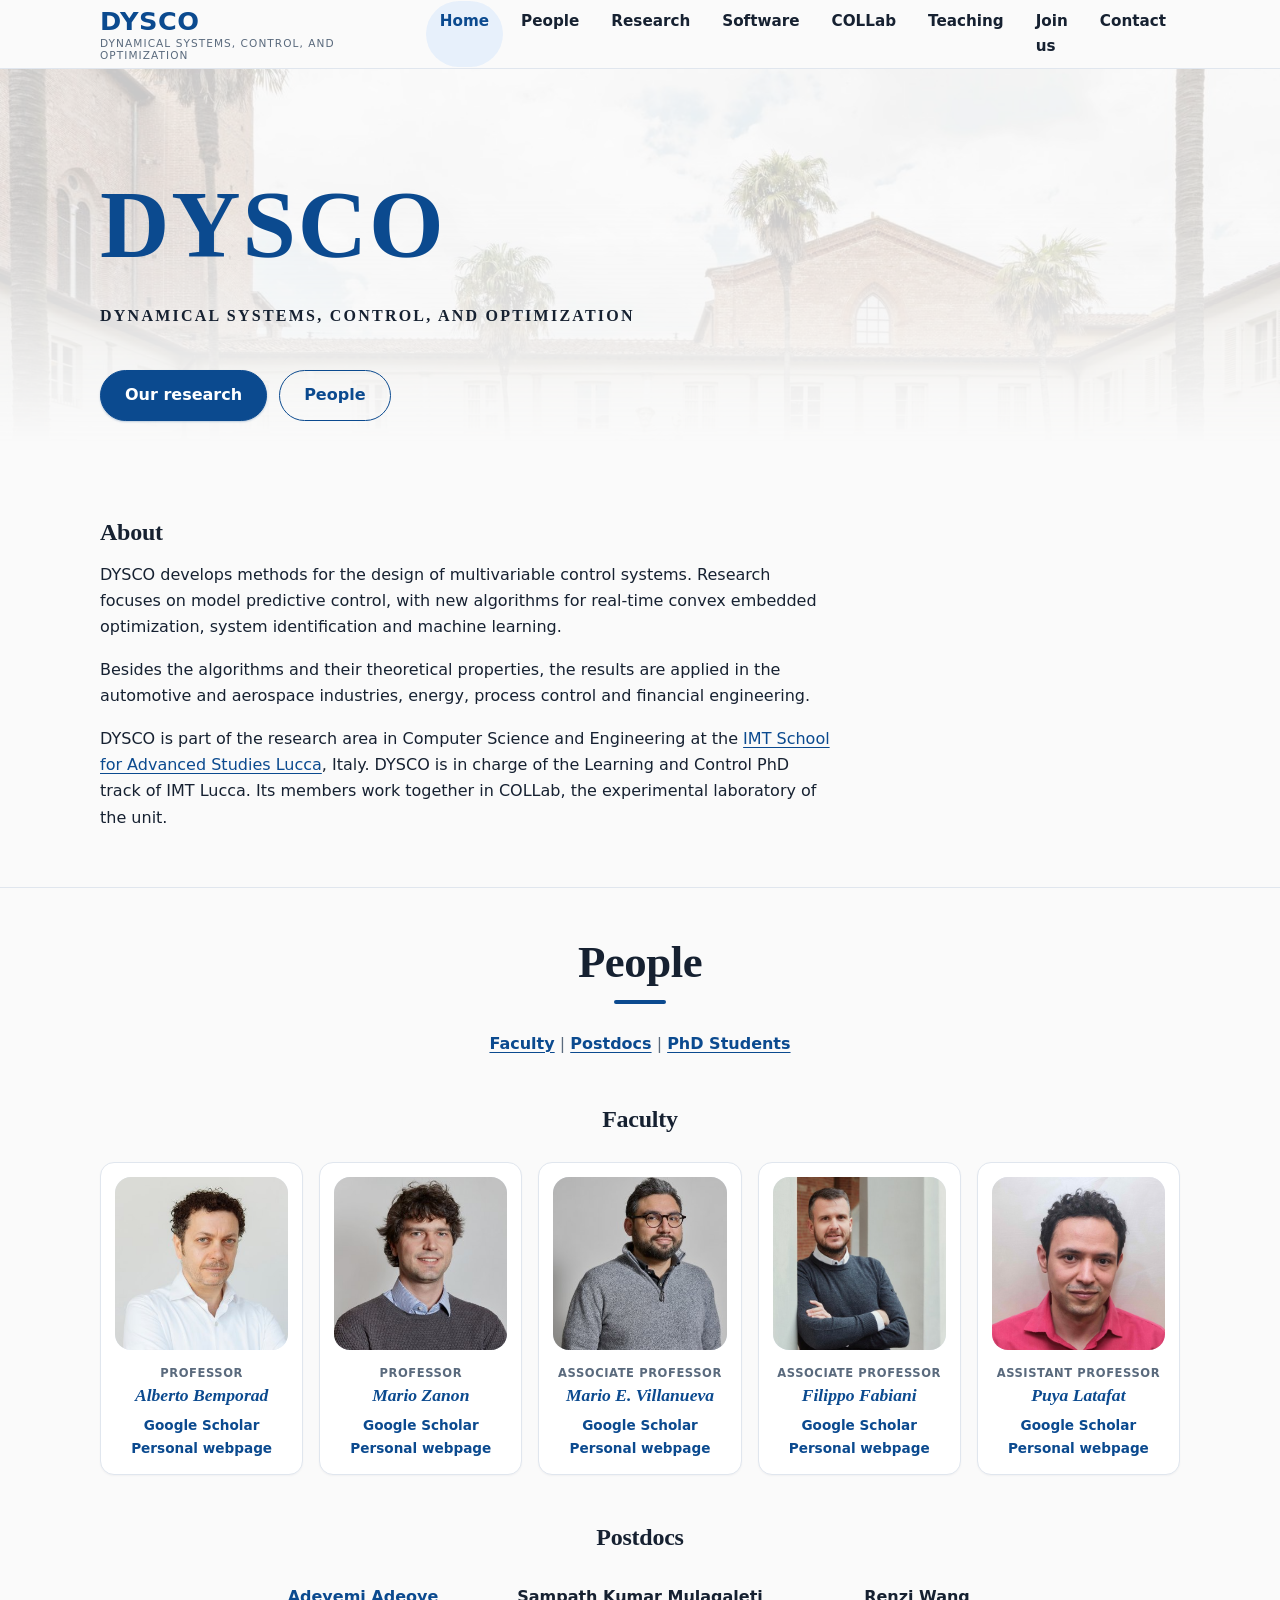
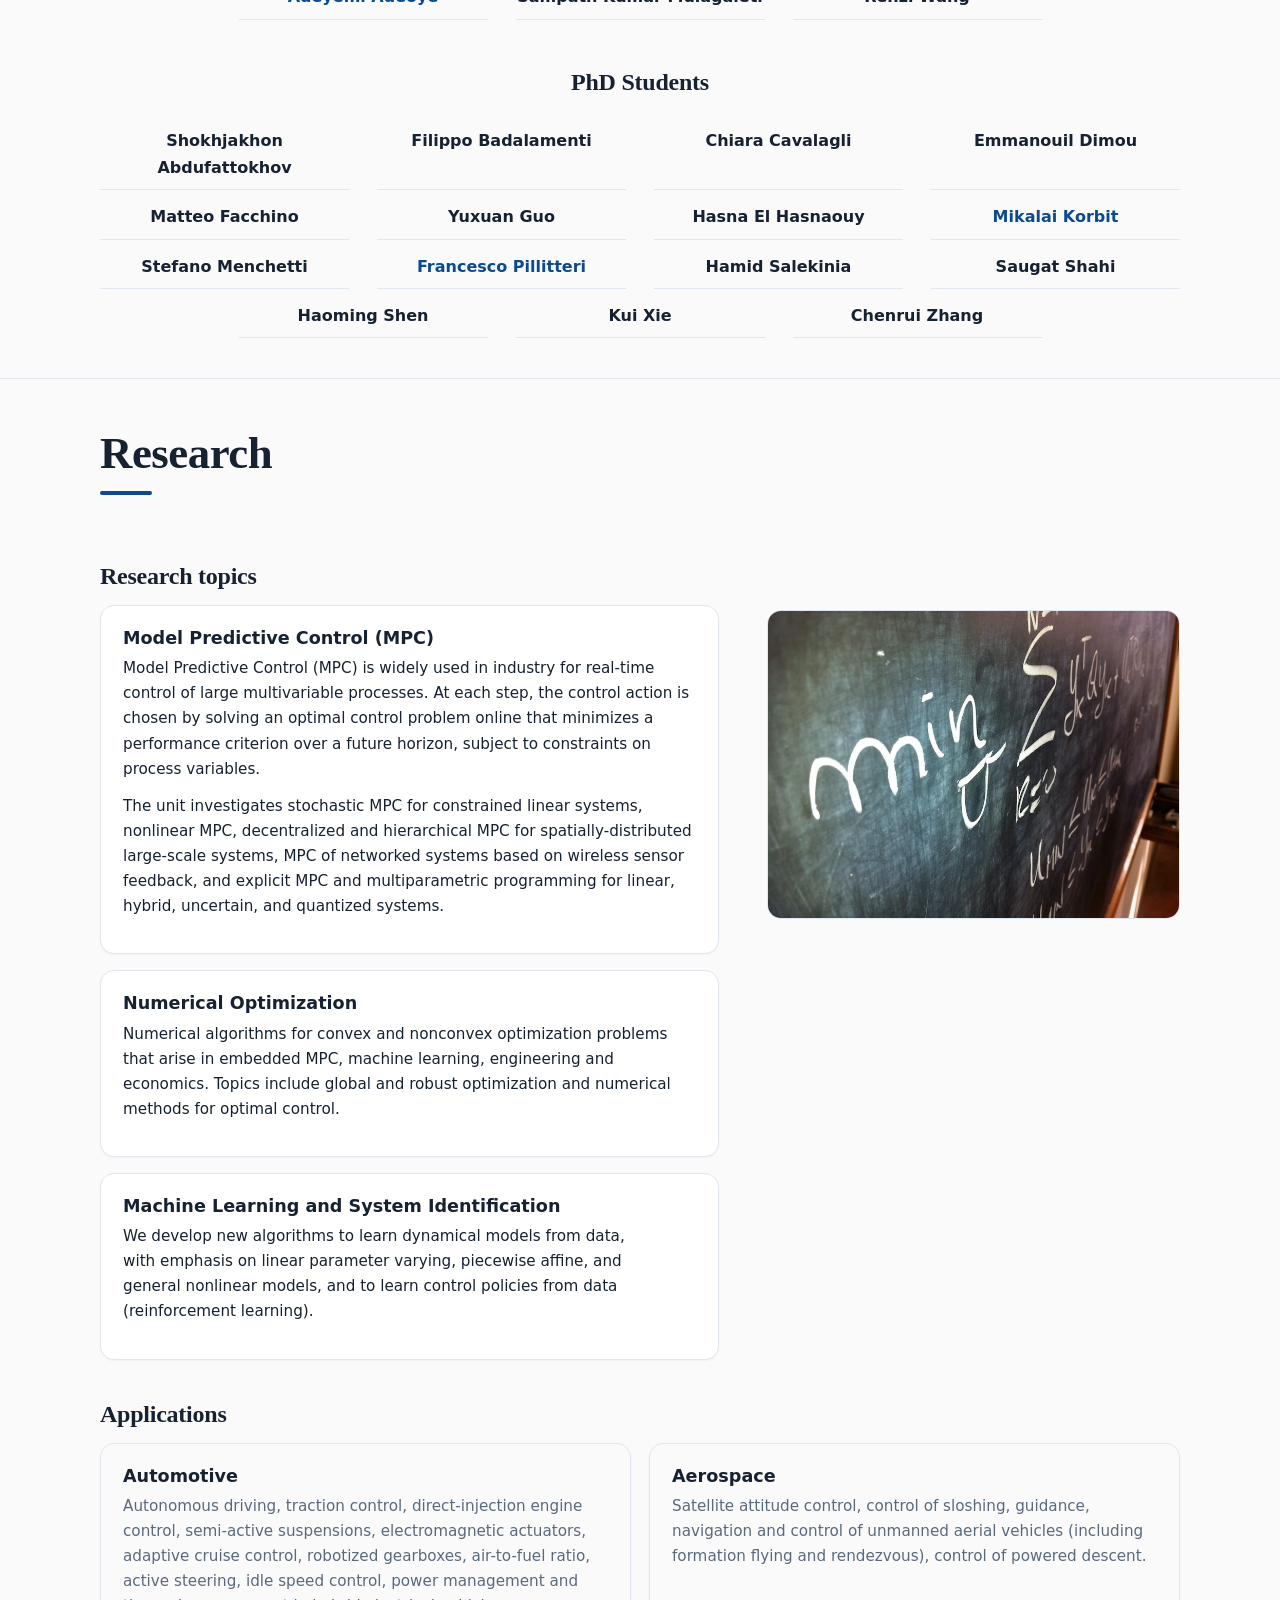
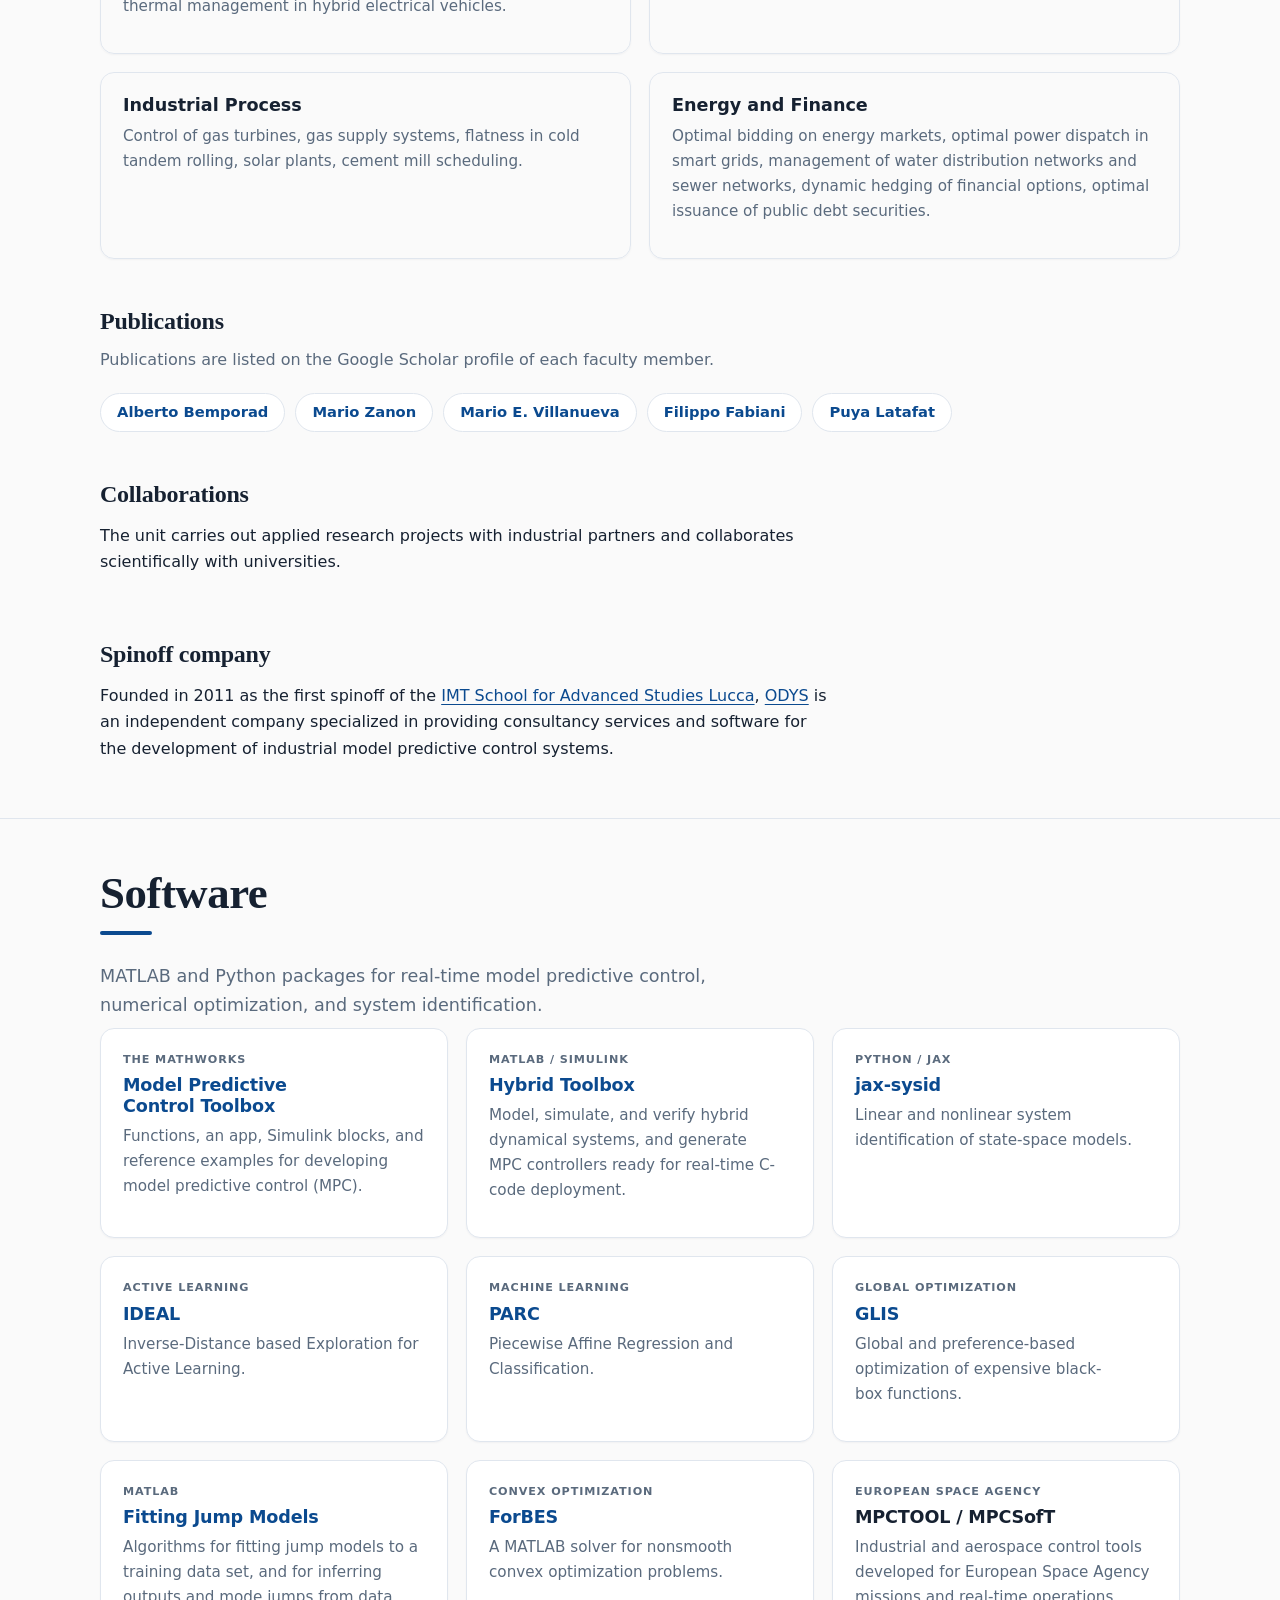
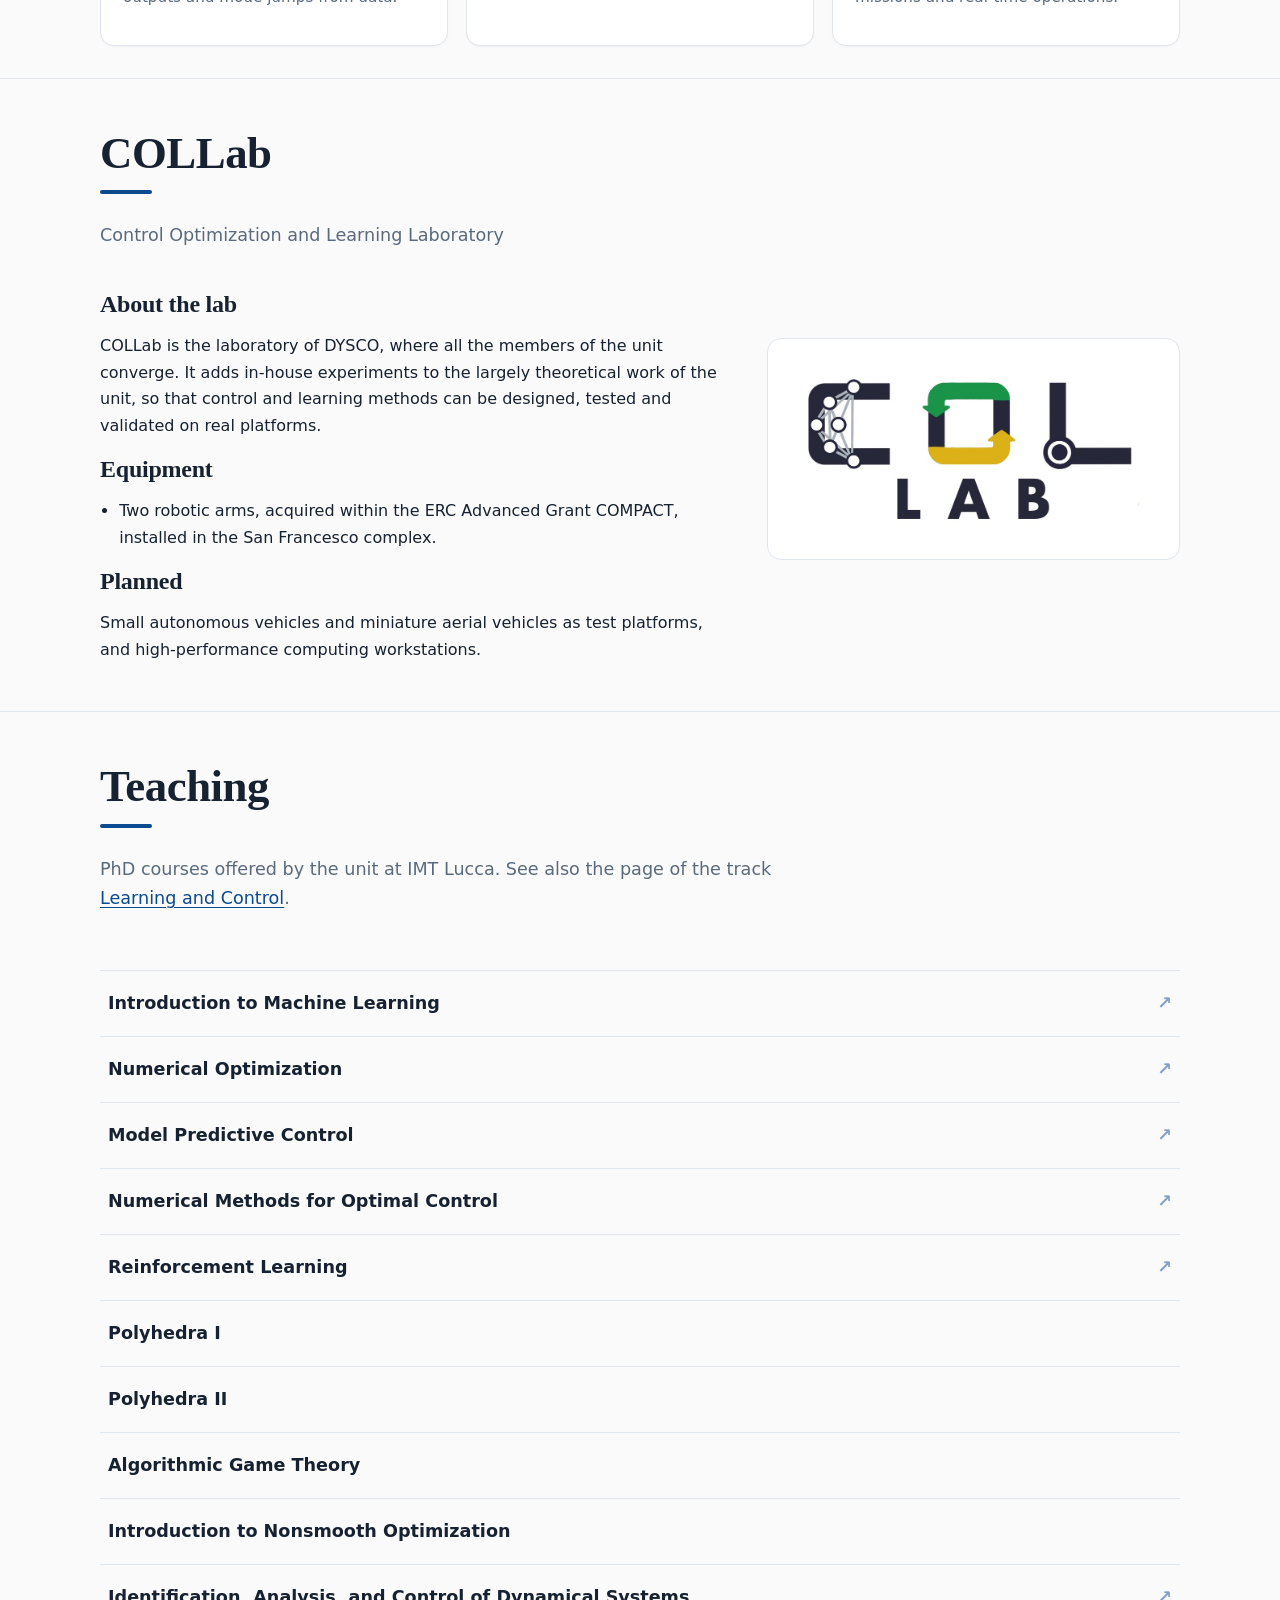
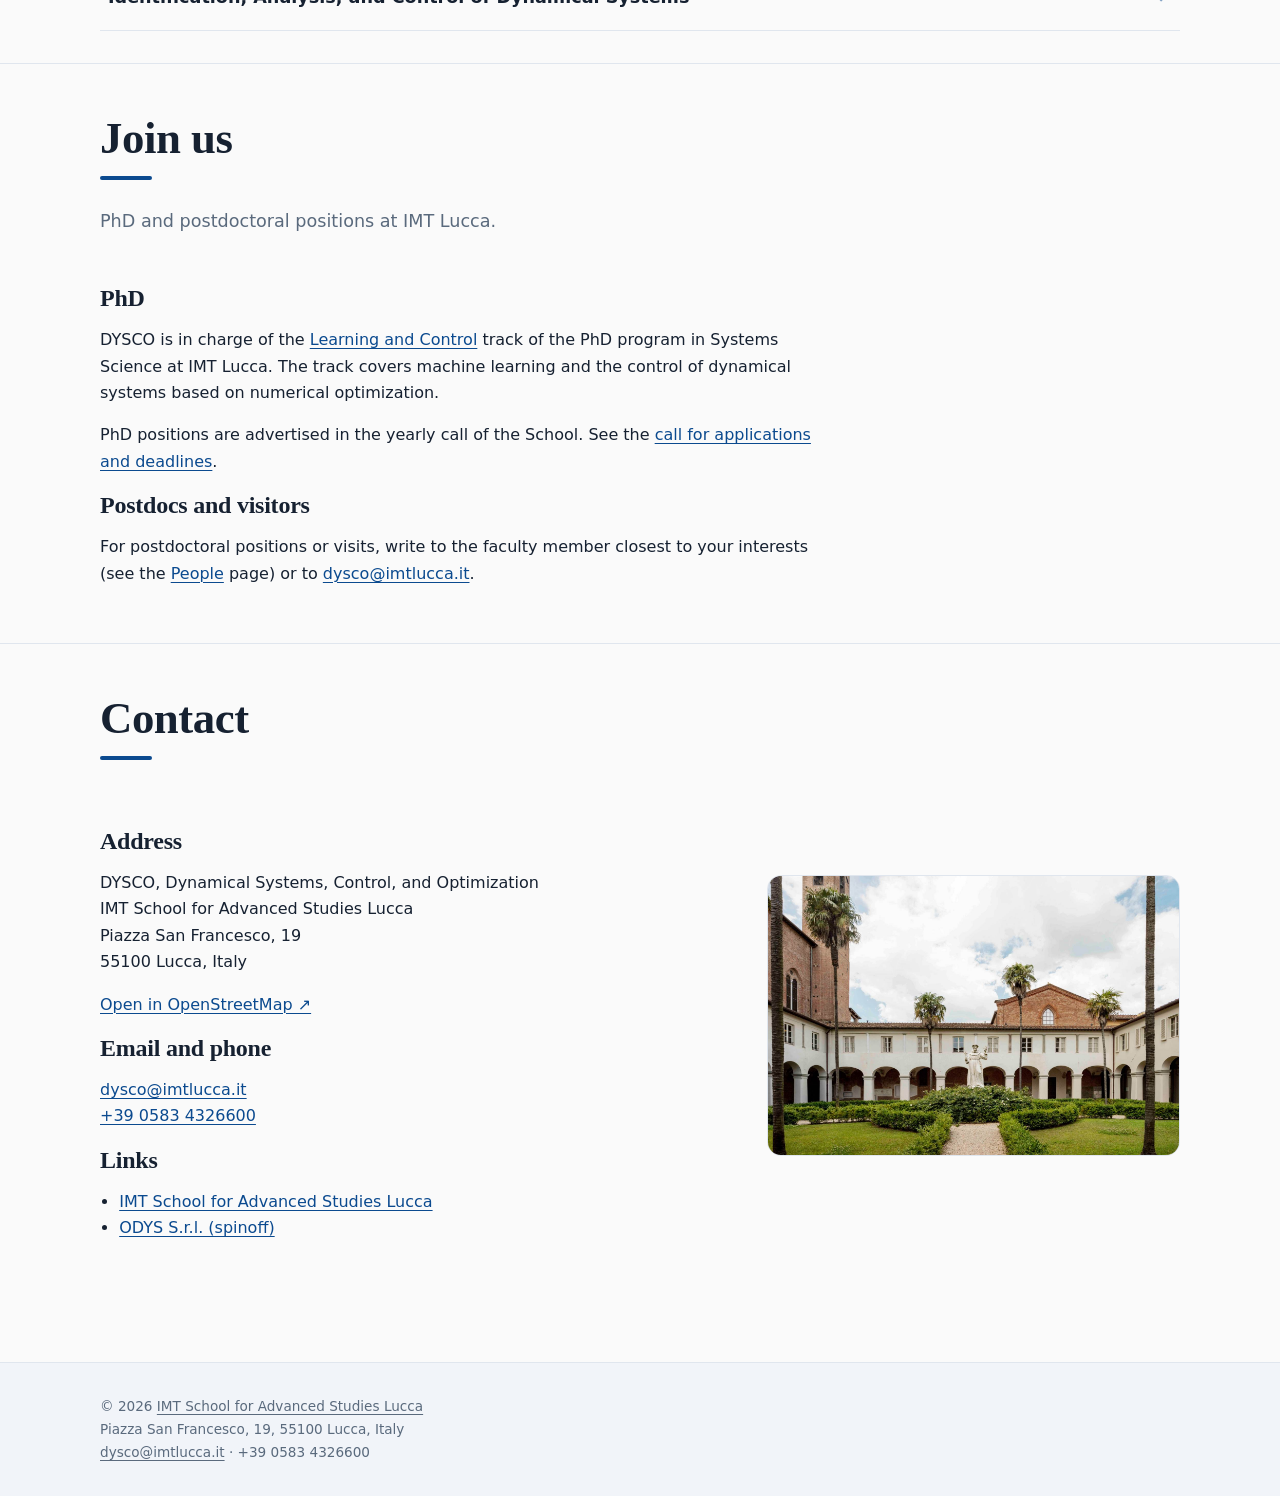
<file: index.html>
<!doctype html>
<html lang="en">
<head>
  <meta charset="utf-8">
  <meta name="viewport" content="width=device-width, initial-scale=1">
  <title>DYSCO | Control, optimization and learning research group at IMT Lucca</title>
  <meta name="description" content="DYSCO is the research unit in Dynamical Systems, Control, and Optimization at the IMT School for Advanced Studies Lucca, Italy. It works on model predictive control, embedded numerical optimization, system identification and machine learning.">
  <meta name="color-scheme" content="light dark">
  <link rel="canonical" href="https://dysco.imtlucca.it/">
  <meta property="og:title" content="DYSCO | Control, optimization and learning research group at IMT Lucca">
  <meta property="og:description" content="DYSCO is the research unit in Dynamical Systems, Control, and Optimization at the IMT School for Advanced Studies Lucca, Italy. It works on model predictive control, embedded numerical optimization, system identification and machine learning.">
  <meta property="og:type" content="website">
  <meta property="og:url" content="https://dysco.imtlucca.it/">
  <meta property="og:image" content="https://dysco.imtlucca.it/content/images/san-francesco-from-guinigi.jpg">
  <meta name="twitter:card" content="summary_large_image">
  <script type="application/ld+json">{"@context": "https://schema.org", "@type": "ResearchOrganization", "name": "DYSCO", "alternateName": "Dynamical Systems, Control, and Optimization", "url": "https://dysco.imtlucca.it/", "email": "dysco@imtlucca.it", "description": "DYSCO is the research unit in Dynamical Systems, Control, and Optimization at the IMT School for Advanced Studies Lucca, Italy. It works on model predictive control, embedded numerical optimization, system identification and machine learning.", "parentOrganization": {"@type": "CollegeOrUniversity", "name": "IMT School for Advanced Studies Lucca", "url": "https://www.imtlucca.it"}, "address": {"@type": "PostalAddress", "streetAddress": "Piazza San Francesco, 19", "addressLocality": "Lucca", "postalCode": "55100", "addressCountry": "IT"}}</script>
  <link rel="icon" type="image/svg+xml" href="assets/favicon.svg">
  <script>document.documentElement.className = "js";</script>
  <link rel="stylesheet" href="assets/style.css?v=c965b8de">
</head>
<body>
<div class="progress" aria-hidden="true"></div>
<!-- GENERATED by build.py from content/ and templates/. Do not edit this file by hand. -->
<header class="site-header">
  <div class="wrap bar">
    <a class="brand" href="#home"><strong>DYSCO</strong><span>Dynamical Systems, Control, and Optimization</span></a>
    <input type="checkbox" id="menu-toggle" class="menu-toggle" aria-label="Toggle menu">
    <label for="menu-toggle" class="burger" aria-hidden="true"><i></i><i></i><i></i></label>
    <nav class="nav"><a href="#home">Home</a><a href="#people">People</a><a href="#research">Research</a><a href="#software">Software</a><a href="#collab">COLLab</a><a href="#teaching">Teaching</a><a href="#join">Join us</a><a href="#contact">Contact</a></nav>
  </div>
</header>
<main>
<section class="page-section" id="home">
<section class="hero">
  <img class="hero-bg" src="content/images/imt-cloister.jpg" alt="" aria-hidden="true">
  <div class="wrap">
    <h1><span class="wordmark">DYSCO</span><span class="slogan">Dynamical Systems, Control, and Optimization</span></h1>
    
    <p class="hero-links"><a class="btn" href="#research">Our research</a>
      <a class="btn btn-ghost" href="#people">People</a></p>
  </div>
</section>
<div class="wrap">
  <section class="section"><div class="prose"><h2>About</h2>
<p>DYSCO develops methods for the design of multivariable control systems. Research focuses on model predictive control, with new algorithms for real-time convex embedded optimization, system identification and machine learning.</p>
<p>Besides the algorithms and their theoretical properties, the results are applied in the automotive and aerospace industries, energy, process control and financial engineering.</p>
<p>DYSCO is part of the research area in Computer Science and Engineering at the <a href="https://www.imtlucca.it" target="_blank" rel="noopener noreferrer">IMT School for Advanced Studies Lucca</a>, Italy. DYSCO is in charge of the Learning and Control PhD track of IMT Lucca. Its members work together in COLLab, the experimental laboratory of the unit.</p></div></section>
</div></section>
<section class="page-section" id="people"><div class="wrap"><header class="page-head center"><h2>People</h2><p class="jump"><a href="#faculty">Faculty</a> | <a href="#postdocs">Postdocs</a> | <a href="#phd-students">PhD Students</a></p></header><section class="section" id="faculty"><h3 class="sub center">Faculty</h3><div class="grid people"><article class="person"><div class="photo"><img src="content/people/photos/alberto-bemporad.jpg" alt="Alberto Bemporad" loading="lazy"></div><p class="role">Professor</p><h4><a href="http://cse.lab.imtlucca.it/~bemporad" target="_blank" rel="noopener noreferrer">Alberto Bemporad</a></h4><p class="pills"><a href="https://scholar.google.com/citations?user=XC3nc68AAAAJ" target="_blank" rel="noopener noreferrer" aria-label="Google Scholar of Alberto Bemporad">Google Scholar</a><a href="http://cse.lab.imtlucca.it/~bemporad" target="_blank" rel="noopener noreferrer" aria-label="Personal webpage of Alberto Bemporad">Personal webpage</a></p></article><article class="person"><div class="photo"><img src="content/people/photos/mario-zanon.jpg" alt="Mario Zanon" loading="lazy"></div><p class="role">Professor</p><h4><a href="https://mariozanon.wordpress.com/" target="_blank" rel="noopener noreferrer">Mario Zanon</a></h4><p class="pills"><a href="https://scholar.google.com/citations?user=3w6W6l0AAAAJ" target="_blank" rel="noopener noreferrer" aria-label="Google Scholar of Mario Zanon">Google Scholar</a><a href="https://mariozanon.wordpress.com/" target="_blank" rel="noopener noreferrer" aria-label="Personal webpage of Mario Zanon">Personal webpage</a></p></article><article class="person"><div class="photo"><img src="content/people/photos/mario-eduardo-villanueva.jpg" alt="Mario E. Villanueva" loading="lazy"></div><p class="role">Associate Professor</p><h4><a href="https://www.imtlucca.it/marioeduardo.villanueva" target="_blank" rel="noopener noreferrer">Mario E. Villanueva</a></h4><p class="pills"><a href="https://scholar.google.com/citations?user=Avxhwo4AAAAJ" target="_blank" rel="noopener noreferrer" aria-label="Google Scholar of Mario E. Villanueva">Google Scholar</a><a href="https://www.imtlucca.it/marioeduardo.villanueva" target="_blank" rel="noopener noreferrer" aria-label="Personal webpage of Mario E. Villanueva">Personal webpage</a></p></article><article class="person"><div class="photo"><img src="content/people/photos/filippo-fabiani.jpg" alt="Filippo Fabiani" loading="lazy"></div><p class="role">Associate Professor</p><h4><a href="https://ffabiani.github.io/" target="_blank" rel="noopener noreferrer">Filippo Fabiani</a></h4><p class="pills"><a href="https://scholar.google.com/citations?user=eXdKzcUAAAAJ" target="_blank" rel="noopener noreferrer" aria-label="Google Scholar of Filippo Fabiani">Google Scholar</a><a href="https://ffabiani.github.io/" target="_blank" rel="noopener noreferrer" aria-label="Personal webpage of Filippo Fabiani">Personal webpage</a></p></article><article class="person"><div class="photo"><img src="content/people/photos/puya-latafat.jpg" alt="Puya Latafat" loading="lazy"></div><p class="role">Assistant Professor</p><h4><a href="https://pylat.github.io/" target="_blank" rel="noopener noreferrer">Puya Latafat</a></h4><p class="pills"><a href="https://scholar.google.com/citations?user=TaTK05QAAAAJ" target="_blank" rel="noopener noreferrer" aria-label="Google Scholar of Puya Latafat">Google Scholar</a><a href="https://pylat.github.io/" target="_blank" rel="noopener noreferrer" aria-label="Personal webpage of Puya Latafat">Personal webpage</a></p></article></div></section><section class="section" id="postdocs"><h3 class="sub center">Postdocs</h3><ul class="name-list"><li><a href="https://adeyemiadeoye.github.io/" target="_blank" rel="noopener noreferrer">Adeyemi Adeoye</a></li><li>Sampath Kumar Mulagaleti</li><li>Renzi Wang</li></ul></section><section class="section" id="phd-students"><h3 class="sub center">PhD Students</h3><ul class="name-list"><li>Shokhjakhon Abdufattokhov</li><li>Filippo Badalamenti</li><li>Chiara Cavalagli</li><li>Emmanouil Dimou</li><li>Matteo Facchino</li><li>Yuxuan Guo</li><li>Hasna El Hasnaouy</li><li><a href="https://korbit.is/" target="_blank" rel="noopener noreferrer">Mikalai Korbit</a></li><li>Stefano Menchetti</li><li><a href="https://francescopillitteri.github.io/" target="_blank" rel="noopener noreferrer">Francesco Pillitteri</a></li><li>Hamid Salekinia</li><li>Saugat Shahi</li><li>Haoming Shen</li><li>Kui Xie</li><li>Chenrui Zhang</li></ul></section></div></section>
<section class="page-section" id="research"><div class="wrap">
<header class="page-head"><h2>Research</h2></header>
<div class="split"><section><h3 class="sub">Research topics</h3><div class="stack"><article class="card"><h4>Model Predictive Control (MPC)</h4><div class="prose"><p>Model Predictive Control (MPC) is widely used in industry for real-time control of large multivariable processes. At each step, the control action is chosen by solving an optimal control problem online that minimizes a performance criterion over a future horizon, subject to constraints on process variables.</p>
<p>The unit investigates stochastic MPC for constrained linear systems, nonlinear MPC, decentralized and hierarchical MPC for spatially-distributed large-scale systems, MPC of networked systems based on wireless sensor feedback, and explicit MPC and multiparametric programming for linear, hybrid, uncertain, and quantized systems.</p></div></article><article class="card"><h4>Numerical Optimization</h4><div class="prose"><p>Numerical algorithms for convex and nonconvex optimization problems that arise in embedded MPC, machine learning, engineering and economics. Topics include global and robust optimization and numerical methods for optimal control.</p></div></article><article class="card"><h4>Machine Learning and System Identification</h4><div class="prose"><p>We develop new algorithms to learn dynamical models from data, with emphasis on linear parameter varying, piecewise affine, and general nonlinear models, and to learn control policies from data (reinforcement learning).</p></div></article></div></section>
<figure class="figure side"><img src="content/images/mpc-blackboard.jpg" alt="An MPC optimization problem written in chalk on a blackboard" loading="lazy"></figure></div>
<section class="section"><h3 class="sub">Applications</h3>
<div class="grid g2"><article class="card soft"><h4>Automotive</h4><p>Autonomous driving, traction control, direct-injection engine control, semi-active suspensions, electromagnetic actuators, adaptive cruise control, robotized gearboxes, air-to-fuel ratio, active steering, idle speed control, power management and thermal management in hybrid electrical vehicles.</p></article><article class="card soft"><h4>Aerospace</h4><p>Satellite attitude control, control of sloshing, guidance, navigation and control of unmanned aerial vehicles (including formation flying and rendezvous), control of powered descent.</p></article><article class="card soft"><h4>Industrial Process</h4><p>Control of gas turbines, gas supply systems, flatness in cold tandem rolling, solar plants, cement mill scheduling.</p></article><article class="card soft"><h4>Energy and Finance</h4><p>Optimal bidding on energy markets, optimal power dispatch in smart grids, management of water distribution networks and sewer networks, dynamic hedging of financial options, optimal issuance of public debt securities.</p></article></div></section>
<section class="section"><h3 class="sub">Publications</h3><p class="lead">Publications are listed on the Google Scholar profile of each faculty member.</p><ul class="chips"><li><a href="https://scholar.google.com/citations?user=XC3nc68AAAAJ" target="_blank" rel="noopener noreferrer">Alberto Bemporad</a></li><li><a href="https://scholar.google.com/citations?user=3w6W6l0AAAAJ" target="_blank" rel="noopener noreferrer">Mario Zanon</a></li><li><a href="https://scholar.google.com/citations?user=Avxhwo4AAAAJ" target="_blank" rel="noopener noreferrer">Mario E. Villanueva</a></li><li><a href="https://scholar.google.com/citations?user=eXdKzcUAAAAJ" target="_blank" rel="noopener noreferrer">Filippo Fabiani</a></li><li><a href="https://scholar.google.com/citations?user=TaTK05QAAAAJ" target="_blank" rel="noopener noreferrer">Puya Latafat</a></li></ul></section>
<section class="section"><h3 class="sub">Collaborations</h3><div class="prose"><p>The unit carries out applied research projects with industrial partners and collaborates scientifically with universities.</p></div></section>
<section class="section"><h3 class="sub">Spinoff company</h3><div class="prose"><p>Founded in 2011 as the first spinoff of the <a href="https://www.imtlucca.it" target="_blank" rel="noopener noreferrer">IMT School for Advanced Studies Lucca</a>, <a href="https://www.odys.it" target="_blank" rel="noopener noreferrer">ODYS</a> is an independent company specialized in providing consultancy services and software for the development of industrial model predictive control systems.</p></div></section>
</div></section>
<section class="page-section" id="software"><div class="wrap"><header class="page-head"><h2>Software</h2><p>MATLAB and Python packages for real-time model predictive control, numerical optimization, and system identification.</p></header><div class="grid g3"><a class="card link-card" href="http://www.mathworks.com/products/mpc/" target="_blank" rel="noopener noreferrer"><p class="tag">The MathWorks</p><h3>Model Predictive Control Toolbox</h3><p>Functions, an app, Simulink blocks, and reference examples for developing model predictive control (MPC).</p><span class="arrow" aria-hidden="true">↗</span></a><a class="card link-card" href="http://cse.lab.imtlucca.it/~bemporad/hybrid/toolbox" target="_blank" rel="noopener noreferrer"><p class="tag">MATLAB / Simulink</p><h3>Hybrid Toolbox</h3><p>Model, simulate, and verify hybrid dynamical systems, and generate MPC controllers ready for real-time C-code deployment.</p><span class="arrow" aria-hidden="true">↗</span></a><a class="card link-card" href="https://github.com/bemporad/jax-sysid" target="_blank" rel="noopener noreferrer"><p class="tag">Python / JAX</p><h3>jax-sysid</h3><p>Linear and nonlinear system identification of state-space models.</p><span class="arrow" aria-hidden="true">↗</span></a><a class="card link-card" href="http://cse.lab.imtlucca.it/~bemporad/ideal" target="_blank" rel="noopener noreferrer"><p class="tag">Active Learning</p><h3>IDEAL</h3><p>Inverse-Distance based Exploration for Active Learning.</p><span class="arrow" aria-hidden="true">↗</span></a><a class="card link-card" href="http://cse.lab.imtlucca.it/~bemporad/parc" target="_blank" rel="noopener noreferrer"><p class="tag">Machine Learning</p><h3>PARC</h3><p>Piecewise Affine Regression and Classification.</p><span class="arrow" aria-hidden="true">↗</span></a><a class="card link-card" href="http://cse.lab.imtlucca.it/~bemporad/glis" target="_blank" rel="noopener noreferrer"><p class="tag">Global Optimization</p><h3>GLIS</h3><p>Global and preference-based optimization of expensive black-box functions.</p><span class="arrow" aria-hidden="true">↗</span></a><a class="card link-card" href="http://cse.lab.imtlucca.it/~bemporad/jump_models" target="_blank" rel="noopener noreferrer"><p class="tag">MATLAB</p><h3>Fitting Jump Models</h3><p>Algorithms for fitting jump models to a training data set, and for inferring outputs and mode jumps from data.</p><span class="arrow" aria-hidden="true">↗</span></a><a class="card link-card" href="https://kul-forbes.github.io/ForBES/" target="_blank" rel="noopener noreferrer"><p class="tag">Convex Optimization</p><h3>ForBES</h3><p>A MATLAB solver for nonsmooth convex optimization problems.</p><span class="arrow" aria-hidden="true">↗</span></a><div class="card"><p class="tag">European Space Agency</p><h3>MPCTOOL / MPCSofT</h3><p>Industrial and aerospace control tools developed for European Space Agency missions and real-time operations.</p></div></div></div></section>
<section class="page-section" id="collab"><div class="wrap"><header class="page-head"><h2>COLLab</h2>
<p>Control Optimization and Learning Laboratory</p></header>
<div class="split"><section class="prose"><h3 class="sub">About the lab</h3>
<p>COLLab is the laboratory of DYSCO, where all the members of the unit converge. It adds in-house experiments to the largely theoretical work of the unit, so that control and learning methods can be designed, tested and validated on real platforms.</p>
<h3 class="sub">Equipment</h3>
<ul><li>Two robotic arms, acquired within the ERC Advanced Grant COMPACT, installed in the San Francesco complex.</li></ul>
<h3 class="sub">Planned</h3>
<p>Small autonomous vehicles and miniature aerial vehicles as test platforms, and high-performance computing workstations.</p></section>
<figure class="figure side logo"><img src="content/images/collab-logo.jpg" alt="COLLab logo" loading="lazy"></figure></div></div></section>
<section class="page-section" id="teaching"><div class="wrap"><header class="page-head"><h2>Teaching</h2><div class="prose"><p>PhD courses offered by the unit at IMT Lucca. See also the page of the track <a href="https://sys.imtlucca.it/program-overview/learning-and-control-lc" target="_blank" rel="noopener noreferrer">Learning and Control</a>.</p></div></header><ul class="rows"><li><a href="http://cse.lab.imtlucca.it/~bemporad/ml.html" target="_blank" rel="noopener noreferrer"><span>Introduction to Machine Learning</span><span class="arrow" aria-hidden="true">↗</span></a></li><li><a href="http://cse.lab.imtlucca.it/~bemporad/optimization_course.html" target="_blank" rel="noopener noreferrer"><span>Numerical Optimization</span><span class="arrow" aria-hidden="true">↗</span></a></li><li><a href="http://cse.lab.imtlucca.it/~bemporad/mpc_course.html" target="_blank" rel="noopener noreferrer"><span>Model Predictive Control</span><span class="arrow" aria-hidden="true">↗</span></a></li><li><a href="https://mariozanon.wordpress.com/numerical-methods-for-optimal-control/" target="_blank" rel="noopener noreferrer"><span>Numerical Methods for Optimal Control</span><span class="arrow" aria-hidden="true">↗</span></a></li><li><a href="https://mariozanon.wordpress.com/reinforcement-learning/" target="_blank" rel="noopener noreferrer"><span>Reinforcement Learning</span><span class="arrow" aria-hidden="true">↗</span></a></li><li><div class="row"><span>Polyhedra I</span></div></li><li><div class="row"><span>Polyhedra II</span></div></li><li><div class="row"><span>Algorithmic Game Theory</span></div></li><li><div class="row"><span>Introduction to Nonsmooth Optimization</span></div></li><li><a href="http://cse.lab.imtlucca.it/~bemporad/intro_control_course.html" target="_blank" rel="noopener noreferrer"><span>Identification, Analysis, and Control of Dynamical Systems</span><span class="arrow" aria-hidden="true">↗</span></a></li></ul></div></section>
<section class="page-section" id="join"><div class="wrap"><header class="page-head"><h2>Join us</h2><p>PhD and postdoctoral positions at IMT Lucca.</p></header><section class="prose section"><h3 class="sub">PhD</h3>
<p>DYSCO is in charge of the <a href="https://sys.imtlucca.it/program-overview/learning-and-control-lc" target="_blank" rel="noopener noreferrer">Learning and Control</a> track of the PhD program in Systems Science at IMT Lucca. The track covers machine learning and the control of dynamical systems based on numerical optimization.</p>
<p>PhD positions are advertised in the yearly call of the School. See the <a href="https://sys.imtlucca.it/how-to-apply_1" target="_blank" rel="noopener noreferrer">call for applications and deadlines</a>.</p>
<h3 class="sub">Postdocs and visitors</h3>
<p>For postdoctoral positions or visits, write to the faculty member closest to your interests (see the <a href="#people">People</a> page) or to <a href="mailto:dysco@imtlucca.it">dysco@imtlucca.it</a>.</p></section></div></section>
<section class="page-section" id="contact"><div class="wrap"><header class="page-head"><h2>Contact</h2></header>
<div class="split">
<section class="prose"><h3 class="sub">Address</h3>
<p>DYSCO, Dynamical Systems, Control, and Optimization<br>IMT School for Advanced Studies Lucca<br>Piazza San Francesco, 19<br>55100 Lucca, Italy</p>
<p><a href="https://www.openstreetmap.org/?mlat=43.846235&amp;mlon=10.510815#map=17/43.846235/10.510815" target="_blank" rel="noopener noreferrer">Open in OpenStreetMap ↗</a></p>
<h3 class="sub">Email and phone</h3>
<p><a href="mailto:dysco@imtlucca.it">dysco@imtlucca.it</a><br>
<a href="tel:+3905834326600">+39 0583 4326600</a></p>
<h3 class="sub">Links</h3>
<ul><li><a href="https://www.imtlucca.it" target="_blank" rel="noopener noreferrer">IMT School for Advanced Studies Lucca</a></li><li><a href="https://www.odys.it" target="_blank" rel="noopener noreferrer">ODYS S.r.l. (spinoff)</a></li></ul></section>
<figure class="figure side"><img src="content/images/imt-cloister.jpg" alt="The cloister of the San Francesco complex, home of IMT Lucca" loading="lazy"></figure></div></div></section>
</main>
<footer class="site-footer"><div class="wrap">&copy; 2026 <a href="https://www.imtlucca.it" target="_blank" rel="noopener noreferrer">IMT School for Advanced Studies Lucca</a><br>Piazza San Francesco, 19, 55100 Lucca, Italy<br><a href="mailto:dysco@imtlucca.it">dysco@imtlucca.it</a> &middot; +39 0583 4326600</div></footer>
<a class="to-top" href="#home" aria-label="Back to top">↑</a>
<script src="assets/site.js?v=c965b8de"></script>
</body>
</html>
</file>
<file: assets/style.css>
/* DYSCO site styles. No external fonts, libraries or scripts. */
:root {
  --bg: #fafafa; --surface: #f1f4f9; --card: #ffffff; --border: #e0e6ee; --text: #162131; --muted: #5a6a7d;
  --accent: #0b4a8f; --accent-hover: #083a72; --accent-soft: #e7f0fb;
  --radius: 14px; --max: 1120px;
  --serif: Rockwell, "Roboto Slab", "Bitter", "Rockwell Nova", Georgia, "Times New Roman", serif;
  --font: system-ui, -apple-system, "Segoe UI", Roboto, "Helvetica Neue", Arial, sans-serif;
}
@media (prefers-color-scheme: dark) {
  :root { --bg: #0e1520; --surface: #152031; --card: #121c2b; --border: #243249; --text: #e8eef6; --muted: #9aaabd;
    --accent: #6db3f2; --accent-hover: #9ccbf7; --accent-soft: #172a42; }
}
* { box-sizing: border-box; }
html { scroll-behavior: smooth; -webkit-text-size-adjust: 100%; text-size-adjust: 100%; }
body { margin: 0; background: var(--bg); color: var(--text); font: 1rem/1.65 var(--font);
  -webkit-font-smoothing: antialiased; }
img { max-width: 100%; display: block; }
a { color: var(--accent); text-decoration-thickness: 1px; text-underline-offset: 3px; }
a:hover { color: var(--accent-hover); }
h1, h2 { font-family: var(--serif); }
h1, h2, h3 { line-height: 1.2; letter-spacing: -0.01em; margin: 0 0 .6em; }
h1 { font-size: clamp(2rem, 4vw, 2.8rem); font-weight: 800; }
h2 { font-size: 1.5rem; font-weight: 700; }
h3 { font-size: 1.1rem; font-weight: 650; }
.wrap { width: 100%; max-width: var(--max); margin: 0 auto; padding: 0 20px; }
.section { padding: 40px 0 8px; }
.eyebrow { text-transform: uppercase; letter-spacing: .12em; font-size: .78rem; font-weight: 650;
  color: var(--accent); margin: 0 0 .8em; }
.lead { color: var(--muted); max-width: 46rem; margin-top: -.2em; }

/* header */
.site-header { position: sticky; top: 0; z-index: 10; background: color-mix(in srgb, var(--bg) 92%, transparent);
  backdrop-filter: blur(8px); border-bottom: 1px solid var(--border); }
.bar { display: flex; align-items: center; justify-content: space-between; min-height: 68px; gap: 16px; }
.brand { display: flex; flex-direction: column; text-decoration: none; color: var(--text); line-height: 1.15; }
.brand strong { font-size: 1.6rem; font-weight: 800; letter-spacing: .02em; color: var(--accent); }
.brand span { font-size: .66rem; text-transform: uppercase; letter-spacing: .1em; color: var(--muted); }
.nav { display: flex; gap: 4px; }
.nav a { color: var(--text); text-decoration: none; padding: 8px 14px; border-radius: 999px;
  font-size: .95rem; font-weight: 550; }
.nav a:hover { background: var(--surface); }
.nav a[aria-current="page"] { background: var(--accent-soft); color: var(--accent); }
.menu-toggle, .burger { display: none; }

/* hero */
.hero { padding: 88px 0 24px; }
.hero h1 { margin: 0 0 1em; }
.wordmark { display: block; font-family: var(--serif); font-size: clamp(3.4rem, 9vw, 6rem); font-weight: 800;
  letter-spacing: .02em; line-height: 1; color: var(--accent); }
.slogan { display: block; margin-top: .7em; font-size: clamp(.8rem, 1.6vw, 1rem); font-weight: 650;
  letter-spacing: .14em; text-transform: uppercase; color: var(--text); }
.tagline { max-width: 34rem; margin: 0 0 1.6em; font-size: 1.3rem; color: var(--muted); }
.hero-links { display: flex; flex-wrap: wrap; gap: 12px; margin: 0; }
.btn { display: inline-block; padding: 11px 24px; border-radius: 999px; background: var(--accent); color: #fff;
  font-weight: 650; text-decoration: none; border: 1px solid var(--accent); }
.btn:hover { background: var(--accent-hover); border-color: var(--accent-hover); color: #fff; }
.btn-ghost { background: transparent; color: var(--accent); }
.btn-ghost:hover { background: var(--accent-soft); color: var(--accent-hover); }

/* page layout */
.page-head { padding: 48px 0 8px; }
.page-head p { color: var(--muted); font-size: 1.1rem; max-width: 42rem; margin: 0; }
.prose { max-width: 46rem; }
.prose p { margin: 0 0 1em; }
.prose ul { padding-left: 1.2em; margin: 0 0 1em; }
.prose h2 { margin-top: 1.4em; }
.split { display: grid; grid-template-columns: minmax(0, 3fr) minmax(0, 2fr); gap: 48px; align-items: start; padding-top: 32px; }
.stack { display: grid; gap: 16px; }
.figure { margin: 0; }
.figure img { width: 100%; border-radius: var(--radius); border: 1px solid var(--border); }
.figure.side { margin-top: 48px; }
figcaption { font-size: .75rem; color: var(--muted); margin-top: 6px; }
figcaption a { color: inherit; }

/* cards */
.grid { display: grid; gap: 18px; }
.g2 { grid-template-columns: repeat(2, minmax(0, 1fr)); }
.g3 { grid-template-columns: repeat(3, minmax(0, 1fr)); }
.g4 { grid-template-columns: repeat(4, minmax(0, 1fr)); }
.card { position: relative; background: var(--card); border: 1px solid var(--border);
  border-radius: var(--radius); padding: 22px; transition: border-color .15s, transform .15s, box-shadow .15s; }
.card h3, .card h4 { margin-bottom: .4em; }
.card p { margin: 0 0 .8em; color: var(--muted); font-size: .95rem; }
.card .prose p { color: var(--text); }
.card.soft { background: transparent; }
.link-card { display: block; color: var(--text); text-decoration: none; }
.link-card:hover { border-color: var(--accent); transform: translateY(-2px);
  box-shadow: 0 8px 24px rgba(11,74,143,.12); color: var(--text); }
.link-card h3, .link-card h4 { color: var(--accent); }
.tag { text-transform: uppercase; letter-spacing: .08em; font-size: .7rem !important; font-weight: 650;
  color: var(--muted); margin-bottom: .5em !important; }
.arrow { position: absolute; top: 18px; right: 20px; color: var(--accent); opacity: 0; transition: opacity .15s; }
.link-card:hover .arrow { opacity: 1; }
.spinoff { border-top: 1px solid var(--border); margin-top: 48px; padding-top: 40px; padding-bottom: 56px; }

/* people */
.center { text-align: center; }
.page-head.center p { margin-left: auto; margin-right: auto; }
.page-head h1::after, .page-head h2::after { content: ""; display: block; width: 52px; height: 4px; background: var(--accent);
  margin: 10px 0 0; border-radius: 2px; }
.page-head.center h1::after, .page-head.center h2::after { margin-left: auto; margin-right: auto; }
.kicker { text-transform: uppercase; letter-spacing: .08em; font-weight: 650; color: var(--text) !important;
  font-size: 1rem !important; margin-top: 28px !important; }
.jump { margin-top: 12px !important; font-size: 1rem !important; }
.jump a { font-weight: 600; }
.people { grid-template-columns: repeat(5, minmax(0, 1fr)); gap: 16px; margin-top: 28px; }
.person { background: var(--card); border: 1px solid var(--border); border-radius: var(--radius);
  padding: 14px; text-align: center; display: flex; flex-direction: column; }
.person .role { margin: 14px 0 2px; text-transform: uppercase; letter-spacing: .05em; font-size: .72rem;
  font-weight: 650; color: var(--muted); }
.person h4 { margin: 0 0 8px; font-family: var(--serif); font-style: italic; font-size: 1.1rem; color: var(--accent); }
.photo { aspect-ratio: 1 / 1; border-radius: 10px; overflow: hidden; background: var(--accent-soft); }
.photo img { width: 100%; height: 100%; object-fit: cover; object-position: center 22%; }
.avatar { width: 100%; height: 100%; display: grid; place-items: center; font-size: 2.4rem;
  font-weight: 700; color: var(--accent); font-family: var(--serif); }
.pills { margin: auto 0 0; font-size: .85rem; font-weight: 600; color: var(--muted); line-height: 1.5; }
.pills a { text-decoration: none; }
.pills a:hover { text-decoration: underline; }

/* teaching */
.rows { list-style: none; padding: 0; margin: 32px 0 0; border-top: 1px solid var(--border); }
.rows a { display: flex; justify-content: space-between; gap: 16px; padding: 18px 8px; font-size: 1.1rem;
  font-weight: 550; color: var(--text); text-decoration: none; border-bottom: 1px solid var(--border);
  transition: padding .15s, background .15s; }
.rows a:hover { background: var(--surface); padding-left: 16px; color: var(--accent); }
.rows .arrow { position: static; opacity: .5; }

/* footer */
.site-footer { margin-top: 72px; padding: 32px 0; border-top: 1px solid var(--border); background: var(--surface);
  color: var(--muted); font-size: .85rem; line-height: 1.7; }
.site-footer a { color: inherit; }

/* responsive */
@media (max-width: 1000px) { .people { grid-template-columns: repeat(3, minmax(0, 1fr)); } .g4 { grid-template-columns: repeat(2, minmax(0, 1fr)); } }
@media (max-width: 800px) {
  .hero { padding-top: 48px; }
  .people { grid-template-columns: repeat(2, minmax(0, 1fr)); }
  .g3 { grid-template-columns: repeat(2, minmax(0, 1fr)); }
  .split { grid-template-columns: 1fr; gap: 8px; }
  .figure.side { margin-top: 24px; }
  .burger { display: flex; flex-direction: column; gap: 5px; padding: 10px; cursor: pointer; margin-left: auto; }
  .burger i { width: 22px; height: 2px; background: var(--text); display: block; }
  .nav { display: none; position: absolute; top: 68px; left: 0; right: 0; flex-direction: column; padding: 8px 20px 16px;
    background: var(--bg); border-bottom: 1px solid var(--border); }
  .menu-toggle:checked ~ .nav { display: flex; }
  .bar { position: relative; }
}
@media (max-width: 560px) {
  .people { grid-template-columns: 1fr; }
  .g2, .g3, .g4 { grid-template-columns: 1fr; }
  .hero { min-height: 400px; }
}
@media (prefers-reduced-motion: reduce) { * { transition: none !important; } html { scroll-behavior: auto; } }

/* COLLab */
.logo img { background: #fff; padding: 24px; }
.collab-band { display: grid; grid-template-columns: minmax(0, 1.2fr) minmax(0, 1fr); gap: 40px; align-items: center;
  background: var(--surface); border: 1px solid var(--border); border-radius: var(--radius); padding: 32px;
  margin-top: 48px; }
.collab-band h2 { font-family: var(--serif); font-size: 2rem; margin-bottom: .3em; }
.collab-band p { color: var(--muted); max-width: 34rem; }
@media (max-width: 800px) { .collab-band { grid-template-columns: 1fr; padding: 22px; } }

/* additions */
.cards { grid-template-columns: repeat(3, minmax(0, 1fr)); }
@media (max-width: 800px) { .cards { grid-template-columns: repeat(2, minmax(0, 1fr)); } }
@media (max-width: 560px) { .cards { grid-template-columns: 1fr; } }
.rows .row { display: flex; justify-content: space-between; gap: 16px; padding: 18px 8px; font-size: 1.1rem;
  font-weight: 550; border-bottom: 1px solid var(--border); }
.rows .meta { display: flex; align-items: center; gap: 14px; flex-shrink: 0; }
.rows .hours { font-size: .85rem; font-weight: 600; color: var(--muted); }
@media (min-width: 801px) and (max-width: 1060px) { .nav a { padding: 8px 9px; font-size: .88rem; } .brand span { display: none; } }

/* one page */
html { scroll-padding-top: 76px; }
.page-section { border-top: 1px solid var(--border); padding-bottom: 32px; }
#home { border-top: 0; }
.page-head h2 { font-size: clamp(2rem, 4vw, 2.8rem); font-weight: 800; }
.nav a.active { background: var(--accent-soft); color: var(--accent); }

/* polish */
::selection { background: var(--accent); color: #fff; }
:focus-visible { outline: 2px solid var(--accent); outline-offset: 3px; border-radius: 4px; }
h1, h2, h3 { text-wrap: balance; }
.prose p, .card p { text-wrap: pretty; }
body { font-feature-settings: "kern", "liga"; }

.progress { position: fixed; top: 0; left: 0; right: 0; height: 3px; z-index: 30; pointer-events: none;
  background: linear-gradient(90deg, var(--accent), #4b9be0); transform: scaleX(0); transform-origin: 0 50%; }
@supports (animation-timeline: scroll()) {
  .progress { animation: grow linear both; animation-timeline: scroll(root); }
  @keyframes grow { to { transform: scaleX(1); } }
}

.site-header { transition: box-shadow .25s, background .25s; }
.site-header.scrolled { box-shadow: 0 6px 24px rgba(16, 24, 40, .07); }
.nav a { transition: background .2s, color .2s; }

/* solid colour: gradient text gets clipped by iOS Safari */
.wordmark { padding: .06em .08em .1em 0; }
.hero .slogan, .hero-links { animation: rise .7s .12s both cubic-bezier(.2, .7, .2, 1); }
.hero-links { animation-delay: .24s; }

@keyframes rise { from { opacity: 0; transform: translateY(14px); } to { opacity: 1; transform: none; } }

.btn { box-shadow: 0 1px 2px rgba(11, 74, 143, .25); transition: background .2s, transform .15s, box-shadow .2s; }
.btn:hover { transform: translateY(-1px); box-shadow: 0 6px 16px rgba(11, 74, 143, .25); }
.btn-ghost { box-shadow: none; }

.card, .person { box-shadow: 0 1px 2px rgba(16, 24, 40, .04); }
.person { transition: transform .25s, box-shadow .25s, border-color .25s; }
.person:hover { transform: translateY(-4px); border-color: color-mix(in srgb, var(--accent) 40%, var(--border));
  box-shadow: 0 14px 32px rgba(16, 24, 40, .10); }
.photo img { transition: transform .5s cubic-bezier(.2, .7, .2, 1); }
.person:hover .photo img { transform: scale(1.05); }
.rows a { transition: padding .2s, background .2s, color .2s; }

.page-head h2::after, .page-head h1::after { width: 52px; transition: width .5s .15s cubic-bezier(.2, .7, .2, 1); }
.page-section:hover .page-head h2::after { width: 84px; }

.js .reveal { opacity: 0; transform: translateY(14px);
  transition: opacity .6s cubic-bezier(.2, .7, .2, 1), transform .6s cubic-bezier(.2, .7, .2, 1); }
.js .reveal.in { opacity: 1; transform: none; }
.js .person.reveal.in:hover { transform: translateY(-4px); }

.to-top { position: fixed; right: 20px; bottom: 20px; width: 42px; height: 42px; display: grid; place-items: center;
  border-radius: 50%; background: var(--accent); color: #fff; text-decoration: none; font-size: 1.2rem;
  box-shadow: 0 6px 18px rgba(11, 74, 143, .3); opacity: 0; pointer-events: none; transform: translateY(8px);
  transition: opacity .25s, transform .25s; z-index: 20; }
.to-top.show { opacity: 1; pointer-events: auto; transform: none; }
.to-top:hover { color: #fff; background: var(--accent-hover); }

@media (prefers-reduced-motion: reduce) {
  .js .reveal { opacity: 1; transform: none; }
  .hero .slogan, .hero-links, .wordmark { animation: none; }
}

/* publication links as chips */
.chips { list-style: none; display: flex; flex-wrap: wrap; gap: 10px; padding: 0; margin: 20px 0 0; }
.chips li { margin: 0; }
.chips a { display: inline-block; padding: 6px 16px; border-radius: 999px; border: 1px solid var(--border);
  background: var(--card); font-size: .92rem; font-weight: 600; text-decoration: none;
  transition: border-color .2s, background .2s; }
.chips a:hover { border-color: var(--accent); background: var(--accent-soft); }

/* compact people cards on phones */
@media (max-width: 560px) {
  .hero { padding-top: 40px; }
  .people { grid-template-columns: 1fr; gap: 12px; }
  .person { display: grid; grid-template-columns: 84px 1fr; column-gap: 14px; text-align: left; align-items: start; padding: 12px; }
  .person .photo { grid-row: 1 / span 4; }
  .person .role { margin: 0 0 2px; }
  .person h4 { margin: 0 0 4px; font-size: 1.05rem; }
    .person .pills { margin: 0; }
  .person:hover { transform: none; }
}

/* faint photo behind the home heading */
.hero { position: relative; isolation: isolate; overflow: hidden; }
.hero-bg { position: absolute; inset: 0; width: 100%; height: 100%; object-fit: cover; object-position: center 38%;
  z-index: -1; opacity: .2; pointer-events: none; -webkit-mask-image: linear-gradient(to bottom, #000 35%, transparent 100%);
  mask-image: linear-gradient(to bottom, #000 35%, transparent 100%); }
@media (prefers-color-scheme: dark) { .hero-bg { opacity: .12; } }

/* round portraits */
.photo { width: min(100%, 150px); margin: 2px auto 0; border-radius: 50%; box-shadow: 0 0 0 3px var(--card), 0 0 0 4px var(--border); }
.photo img { object-position: center 20%; }
.avatar { font-size: 2rem; }
.person { padding-top: 22px; }
@media (max-width: 560px) {
  .person { padding: 12px; }
  .person .photo { width: 72px; margin: 0; box-shadow: none; }
  .avatar { font-size: 1.5rem; }
}

/* rounded-square portraits (replaces the circles above) */
.photo { width: 100%; margin: 0; border-radius: 16px; box-shadow: none; }
.person { padding-top: 14px; }
@media (max-width: 560px) { .person .photo { width: 72px; border-radius: 12px; } }

/* names only (postdocs, students) */
.name-list { list-style: none; margin: 24px auto 0; padding: 0; max-width: 900px; display: grid;
  grid-template-columns: repeat(auto-fill, minmax(230px, 1fr)); gap: 10px 32px; text-align: center; }
.name-list li { padding: 8px 0; border-bottom: 1px solid var(--border); font-weight: 550; }
.name-list a { color: var(--accent); text-decoration: none; }
.name-list a:hover { text-decoration: underline; }

/* one link per line on people cards */
.pills a { display: block; line-height: 1.7; }

/* larger tap targets on phones */
@media (max-width: 560px) {
  .pills a { padding: 6px 0; }
  .jump a { display: inline-block; padding: 8px 4px; }
}

/* name lists in four columns */
.name-list { max-width: none; grid-template-columns: repeat(4, minmax(0, 1fr)); gap: 6px 28px; }
@media (max-width: 1000px) { .name-list { grid-template-columns: repeat(3, minmax(0, 1fr)); } }
@media (max-width: 700px) { .name-list { grid-template-columns: repeat(2, minmax(0, 1fr)); } }
@media (max-width: 440px) { .name-list { grid-template-columns: 1fr; } }

/* centre incomplete rows of the name lists */
.name-list { display: flex; flex-wrap: wrap; justify-content: center; gap: 6px 28px; }
.name-list li { flex: 0 0 calc((100% - 3 * 28px) / 4); }
@media (max-width: 1000px) { .name-list li { flex-basis: calc((100% - 2 * 28px) / 3); } }
@media (max-width: 700px) { .name-list li { flex-basis: calc((100% - 28px) / 2); } }
@media (max-width: 440px) { .name-list li { flex-basis: 100%; } }

/* faculty cards, five per row on desktop, incomplete rows centred */
.people { display: flex; flex-wrap: wrap; justify-content: center; gap: 16px; max-width: none; margin: 28px 0 0; }
.person { flex: 0 0 calc((100% - 4 * 16px) / 5); }
@media (max-width: 1000px) { .person { flex-basis: calc((100% - 2 * 16px) / 3); } }
@media (max-width: 800px) { .person { flex-basis: calc((100% - 16px) / 2); } }
@media (max-width: 560px) { .people { gap: 12px; } .person { flex-basis: 100%; } }

/* names on faculty cards link to the personal webpage */
.person h4 a { color: inherit; text-decoration: none; }
.person h4 a:hover { text-decoration: underline; text-underline-offset: 3px; }

/* heading levels inside sections */
h3.sub { font-family: var(--serif); font-size: 1.5rem; font-weight: 700; margin: 0 0 .6em; }
h4 { font-size: 1.1rem; font-weight: 650; line-height: 1.2; margin: 0 0 .5em; }
.person h4 { margin: 0 0 8px; font-family: var(--serif); font-style: italic; font-size: 1.1rem; color: var(--accent); }
.tag + h4 { margin-top: 0; }

/* the mobile menu checkbox stays reachable by keyboard */
@media (max-width: 800px) {
  .menu-toggle { display: block; position: absolute; right: 20px; top: 50%; width: 42px; height: 42px;
    margin: -21px 0 0; opacity: 0; cursor: pointer; z-index: 2; }
  .menu-toggle:focus-visible + .burger { outline: 2px solid var(--accent); border-radius: 6px; }
}

/* robust heading on iOS Safari: no entrance animation, roomy line box, no clipping */
.hero { overflow: visible; }
.hero-bg { clip-path: inset(0); }
.wordmark { line-height: 1.2; padding: .1em .12em .14em 0; animation: none; overflow: visible; }
</file>
